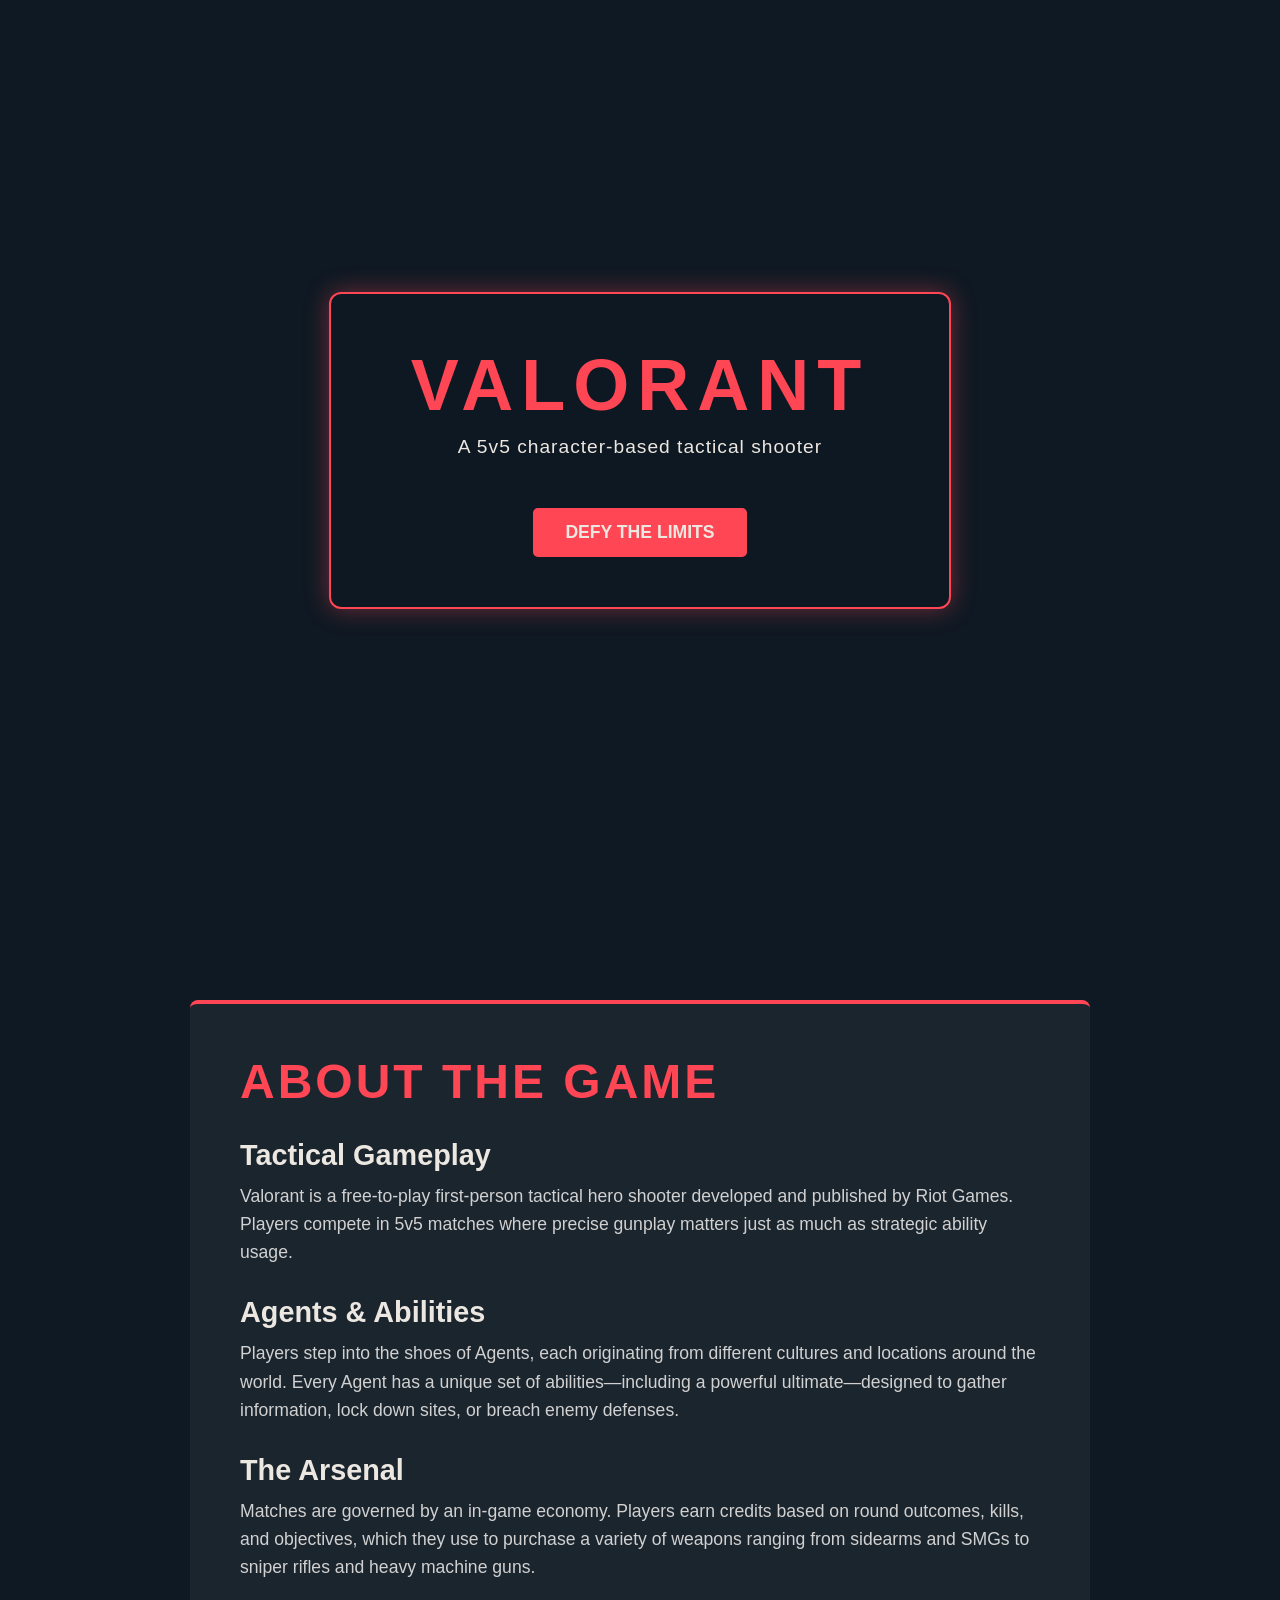
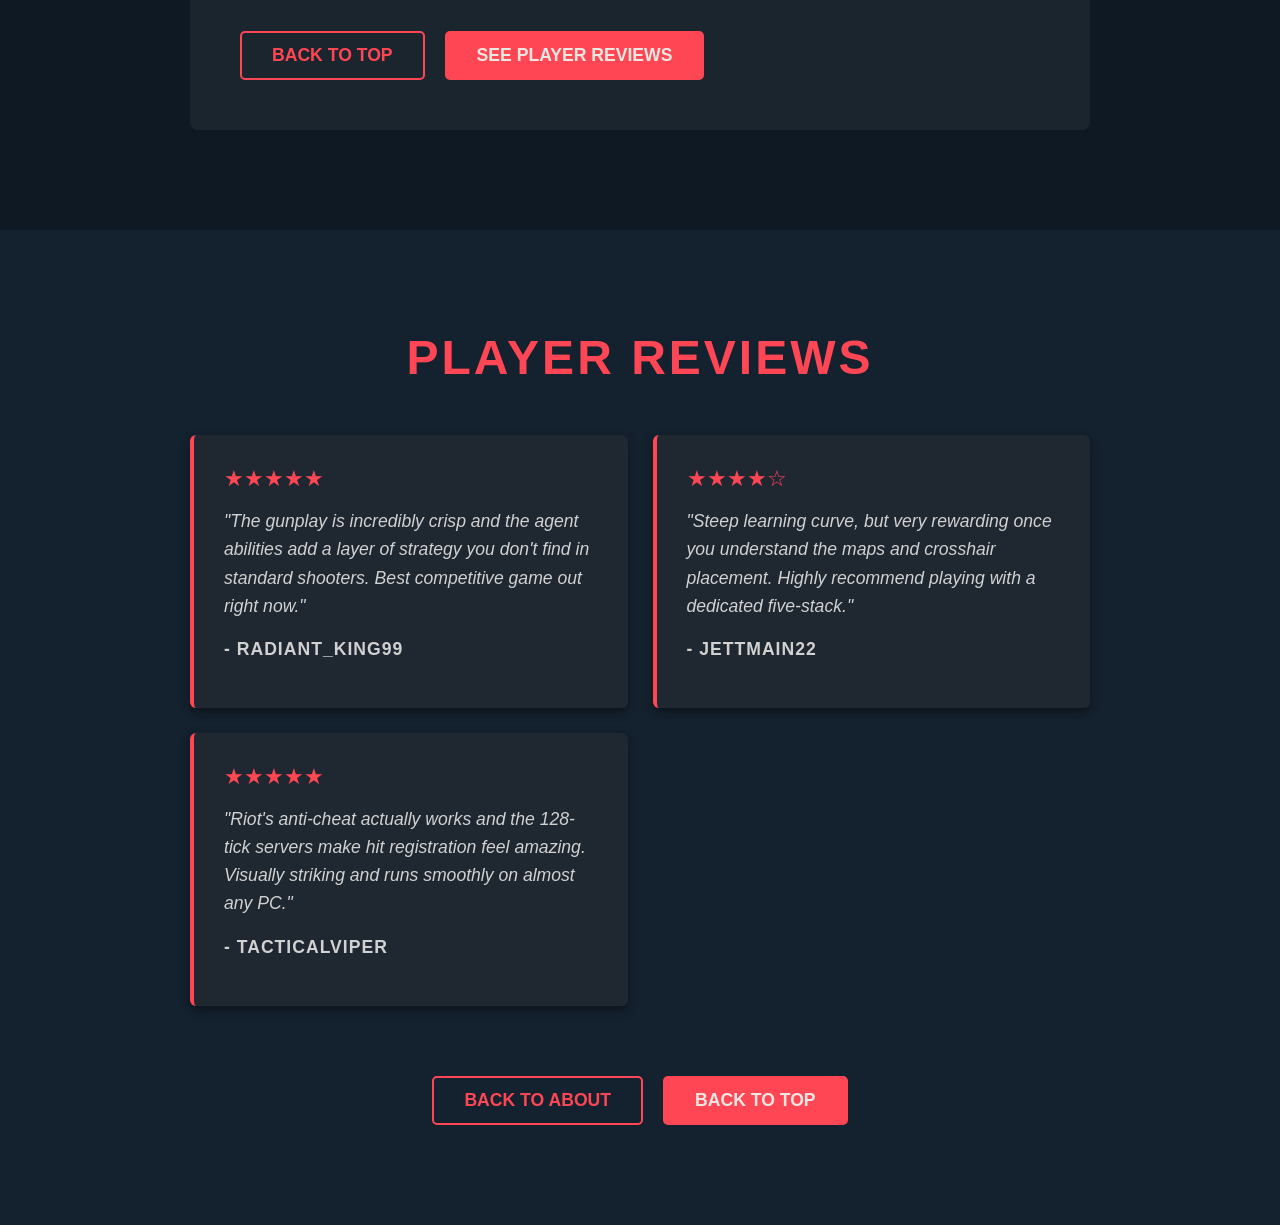
<file: full web.html>
<!DOCTYPE html>
<html lang="en">
<head>
    <meta charset="UTF-8">
    <meta name="viewport" content="width=device-width, initial-scale=1.0">
    <title>VALORANT FAN PAGE</title>
    <style>
        /* Base Reset & Smooth Scrolling */
        * {
            margin: 0;
            padding: 0;
            box-sizing: border-box;
            font-family: 'Arial', sans-serif;
        }

        html {
            scroll-behavior: smooth;
        }

        body {
            background-color: #0f1923; /* Valorant Dark Theme */
            color: #ece8e1; /* Valorant Off-White */
            overflow-x: hidden;
        }

        /* Shared Button Styles */
        .btn {
            display: inline-block;
            padding: 12px 30px;
            font-size: 1.1rem;
            font-weight: bold;
            color: #ece8e1;
            background-color: #ff4655; /* Valorant Red */
            border: 2px solid #ff4655;
            text-decoration: none;
            text-transform: uppercase;
            border-radius: 5px;
            transition: all 0.3s ease;
            cursor: pointer;
            margin-top: 20px;
        }

        .btn:hover {
            background-color: transparent;
            color: #ff4655;
            transform: translateY(-3px);
            box-shadow: 0 10px 20px rgba(255, 70, 85, 0.3);
        }

        .btn.secondary {
            background-color: transparent;
            color: #ff4655;
        }

        .btn.secondary:hover {
            background-color: #ff4655;
            color: #ece8e1;
        }

        /* --- Section 1: Home --- */
        #home {
            display: flex;
            justify-content: center;
            align-items: center;
            height: 100vh;
            background-image: linear-gradient(rgba(15, 25, 35, 0.85), rgba(15, 25, 35, 0.85)), url('https://images.contentstack.io/v3/assets/bltb6530b271fddd0b1/bltc7eb3867623a3e6e/5e8cdc3ea735c02c67c51473/VALORANT_Jett_Bg.jpg');
            background-size: cover;
            background-position: center;
            background-attachment: fixed;
        }

        .hero-container {
            text-align: center;
            background: rgba(15, 25, 35, 0.7);
            padding: 50px 80px;
            border: 2px solid #ff4655;
            border-radius: 12px;
            box-shadow: 0 0 25px rgba(255, 70, 85, 0.4);
            backdrop-filter: blur(5px);
        }

        .hero-container h1 {
            font-size: 4.5rem;
            margin-bottom: 10px;
            letter-spacing: 8px;
            color: #ff4655;
            text-transform: uppercase;
            font-weight: 900;
        }

        .hero-container p {
            font-size: 1.2rem;
            margin-bottom: 30px;
            letter-spacing: 1px;
        }

        /* --- Section 2: About --- */
        #about {
            min-height: 100vh;
            padding: 100px 40px;
            display: flex;
            justify-content: center;
            align-items: center;
        }

        .content-container {
            max-width: 900px;
            width: 100%;
            background: rgba(255, 255, 255, 0.05);
            padding: 50px;
            border-top: 4px solid #ff4655;
            border-radius: 8px;
        }

        .content-container h1 {
            color: #ff4655;
            font-size: 3rem;
            text-transform: uppercase;
            letter-spacing: 3px;
            margin-bottom: 20px;
        }

        .content-container h2 {
            margin-top: 30px;
            margin-bottom: 10px;
            font-size: 1.8rem;
        }

        .content-container p {
            line-height: 1.6;
            margin-bottom: 15px;
            font-size: 1.1rem;
            color: #d1d1d1;
        }

        .btn-group {
            display: flex;
            gap: 20px;
            margin-top: 30px;
        }

        /* --- Section 3: Reviews --- */
        #reviews {
            min-height: 100vh;
            padding: 100px 40px;
            background-color: #14212e; /* Slightly lighter dark for contrast */
            display: flex;
            flex-direction: column;
            justify-content: center;
            align-items: center;
        }

        #reviews h1 {
            color: #ff4655;
            font-size: 3rem;
            text-transform: uppercase;
            letter-spacing: 3px;
            margin-bottom: 50px;
            text-align: center;
        }

        .reviews-grid {
            display: grid;
            grid-template-columns: repeat(auto-fit, minmax(300px, 1fr));
            gap: 25px;
            max-width: 1100px;
            width: 100%;
        }

        .review-card {
            background: #1f2731;
            padding: 30px;
            border-left: 4px solid #ff4655;
            border-radius: 6px;
            box-shadow: 0 4px 10px rgba(0,0,0,0.4);
        }

        .stars {
            color: #ff4655;
            font-size: 1.4rem;
            margin-bottom: 15px;
        }

        .review-text {
            font-style: italic;
            margin-bottom: 20px;
            line-height: 1.6;
            color: #d1d1d1;
        }

        .author {
            font-weight: bold;
            text-transform: uppercase;
            letter-spacing: 1px;
            font-size: 0.9rem;
            color: #ece8e1;
        }
    </style>
</head>
<body>

    <!-- HOME SECTION -->
    <section id="home">
        <div class="hero-container">
            <h1>Valorant</h1>
            <p>A 5v5 character-based tactical shooter</p>
            <a href="#about" class="btn">Defy The Limits</a>
        </div>
    </section>

    <!-- ABOUT SECTION -->
    <section id="about">
        <div class="content-container">
            <h1>About The Game</h1>
            <h2>Tactical Gameplay</h2>
            <p>Valorant is a free-to-play first-person tactical hero shooter developed and published by Riot Games. Players compete in 5v5 matches where precise gunplay matters just as much as strategic ability usage.</p>
            
            <h2>Agents & Abilities</h2>
            <p>Players step into the shoes of Agents, each originating from different cultures and locations around the world. Every Agent has a unique set of abilities—including a powerful ultimate—designed to gather information, lock down sites, or breach enemy defenses.</p>
            
            <h2>The Arsenal</h2>
            <p>Matches are governed by an in-game economy. Players earn credits based on round outcomes, kills, and objectives, which they use to purchase a variety of weapons ranging from sidearms and SMGs to sniper rifles and heavy machine guns.</p>
            
            <div class="btn-group">
                <a href="#home" class="btn secondary">Back to Top</a>
                <a href="#reviews" class="btn">See Player Reviews</a>
            </div>
        </div>
    </section>

    <!-- REVIEWS SECTION -->
    <section id="reviews">
        <div class="content-container" style="background: transparent; border: none; padding: 0;">
            <h1>Player Reviews</h1>
            <div class="reviews-grid">
                <div class="review-card">
                    <div class="stars">★★★★★</div>
                    <p class="review-text">"The gunplay is incredibly crisp and the agent abilities add a layer of strategy you don't find in standard shooters. Best competitive game out right now."</p>
                    <p class="author">- Radiant_King99</p>
                </div>
                <div class="review-card">
                    <div class="stars">★★★★☆</div>
                    <p class="review-text">"Steep learning curve, but very rewarding once you understand the maps and crosshair placement. Highly recommend playing with a dedicated five-stack."</p>
                    <p class="author">- JettMain22</p>
                </div>
                <div class="review-card">
                    <div class="stars">★★★★★</div>
                    <p class="review-text">"Riot's anti-cheat actually works and the 128-tick servers make hit registration feel amazing. Visually striking and runs smoothly on almost any PC."</p>
                    <p class="author">- TacticalViper</p>
                </div>
            </div>
            
            <div class="btn-group" style="justify-content: center; margin-top: 50px;">
                <a href="#about" class="btn secondary">Back to About</a>
                <a href="#home" class="btn">Back to Top</a>
            </div>
        </div>
    </section>

</body>
</html>
</file>
